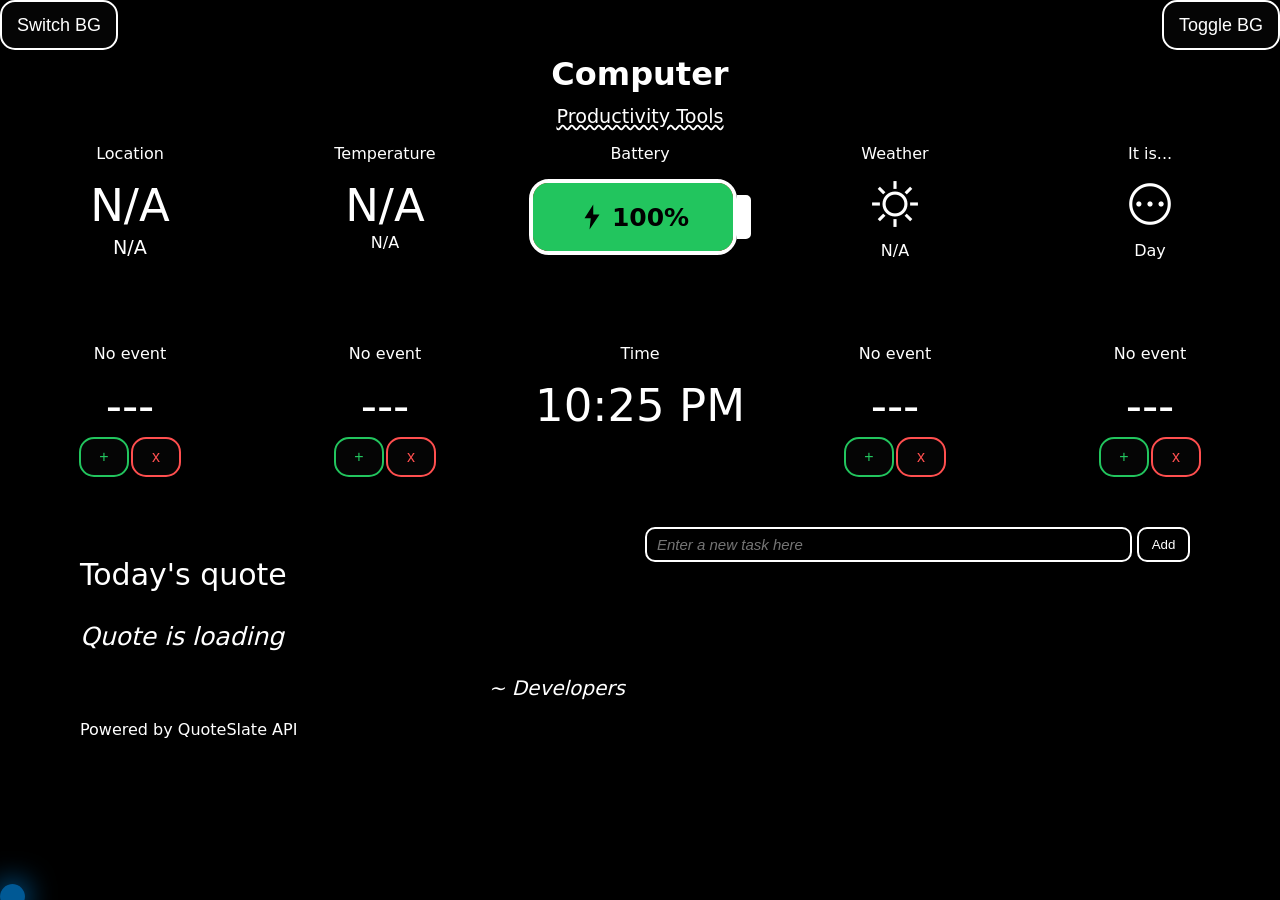
<file: index.html>
<!DOCTYPE html>
    <html lang="en">
    <head>
        <meta charset="UTF-8">
        <meta name="viewport" content="width=device-width, initial-scale=1.0">
        <title>Thingondesk</title>
        <link rel="stylesheet" href="styles.css">
        <link rel="stylesheet" href="https://fonts.googleapis.com/css2?family=Material+Symbols+Outlined" />
    </head>
    <body>
        <!-- From Uiverse.io by SelfMadeSystem --> 
        <div class="container" id="bg"></div>
        <div id="top-buttons">
            <button id="switch-bg">Switch BG</button>
            <button id="turn-off">Toggle BG</button>
        </div>
        <p id="title">Computer</p>
        <div id="nav">
            <a href="/pages/productivity.html" class="link">Productivity Tools</a>
        </div>
        <div id="content">
            <div class="row">
                <div class="widget">
                    <p class="caption">Location</p>
                    <p id="city" class="values">N/A</p>
                    <p id="country">N/A</p>
                </div>
                <div class="widget">
                    <p class="caption">Temperature</p>
                    <p id="temp-c" class="values">N/A</p>
                    <p id="temp-f" class="caption">N/A</p>
                </div>
                <div class="widget">
                    <p class="caption">Battery</p>
                    <div id="battery-wrapper">
                        <div id="battery">
                            <div id="red-battery">
                                <div id="current-battery">
                                </div>
                                <div id="battery-content">
                                    <svg width="30" height="30" viewBox="0 0 24 24" fill="black" id="charging-icon">
                                        <path d="M13 2L6 13H11L10 22L18 10H13V2Z"/>
                                    </svg>
                                    <p id="battery-value" class="value">50%</p>
                                </div>  
                            </div> 
                        </div>
                        <div id="battery-tip"></div>
                    </div>
                </div>
                <div class="widget">
                    <p class="caption">Weather</p>
                    <p id="w-icon" class="values"><span class="material-symbols-outlined" id="weather-icon">sunny</span></p>
                    <p id="weather" class="caption">N/A</p>
                </div>
                <div class="widget">
                    <p class="caption">It is...</p>
                    <p id="t-icon" class="values"><span class="material-symbols-outlined" id="time-icon">pending</span></p>
                    <p id="daynight" class="caption">Day</p>
                </div>
            </div>
            <div class="row">
                <div class="widget">
                    <p class="caption" id="event-name-1">No event</p>
                    <p class="values" id="event-1">---</p>
                    <div class="event-buttons">
                        <button class="caption event-button event-add">+</button>
                        <button class="caption event-button event-remove" id="remove-1">x</button>
                    </div>
                </div>
                <div class="widget">
                    <p class="caption" id="event-name-2">No event</p>
                    <p class="values" id="event-2">---</p>
                    <div class="event-buttons">
                        <button class="caption event-button event-add">+</button>
                        <button class="caption event-button event-remove" id="remove-2">x</button>
                    </div>
                </div>
                <div class="widget">
                    <p class="caption">Time</p>
                    <p class="values" id="clock"></p>
                </div>
                <div class="widget">
                    <p class="caption" id="event-name-3">No event</p>
                    <p class="values" id="event-3">---</p>
                    <div class="event-buttons">
                        <button class="caption event-button event-add">+</button>
                        <button class="caption event-button event-remove" id="remove-3">x</button>
                    </div>
                </div>
                <div class="widget">
                    <p class="caption" id="event-name-4">No event</p>
                    <p class="values" id="event-4">---</p>
                    <div class="event-buttons">
                        <button class="caption event-button event-add">+</button>
                        <button class="caption event-button event-remove" id="remove-4">x</button>
                    </div>
                </div>
            </div>
            <div id="row3">
                <div id="left">
                    <div id="quotes">
                        <p id="quote-title">Today's quote</p>
                        <p id="quote">Quote is loading</p>
                        <p id="author">~ Developers</p>
                        <p id="caption">Powered by QuoteSlate API</p>
                    </div>
                </div>
                <div id="right">
                    <div id="task-inputs">
                        <input type="text" placeholder="Enter a new task here" name="task-name" id="task-name">
                        <button type="submit" id="task-add">Add</button>
                    </div>
                    <div id="tasks">
                    </div>
                </div>
            </div>
        </div>
        <div id="overlay">
            <div id="event-div">
                <div id="buttons">
                    <button id="close">X</button>
                </div>
                <form id="event-form">
                    <label for="name">Enter Event name</label>
                    <input type="text" placeholder="Event name..." id="name" name="name">
                    <label for="date">Enter Date of Event</label>
                    <input type="date" id="date" name="date">
                    <input type="submit" value="Send" id="send-button">
                </form>
            </div>
        </div>
        <div id="block-overlay">Please switch to a larger screen to access this site. <br><br> This site is not intended for small screens! Sorry for any inconvenience caused!</div>
        <div id="mouse-follower"></div>
        <template id="task-template">
            <div class="task">
                <div class="task-left">
                    <input type="checkbox" class="status">
                    <p class="task-title">askjdakjsdhj</p>
                </div>
                <div class="task-right">
                    <button class="task-delete">X</button>
                </div>
            </div>
        </template>
        <script src="script.js"></script>
    </body>
    </html>
</file>
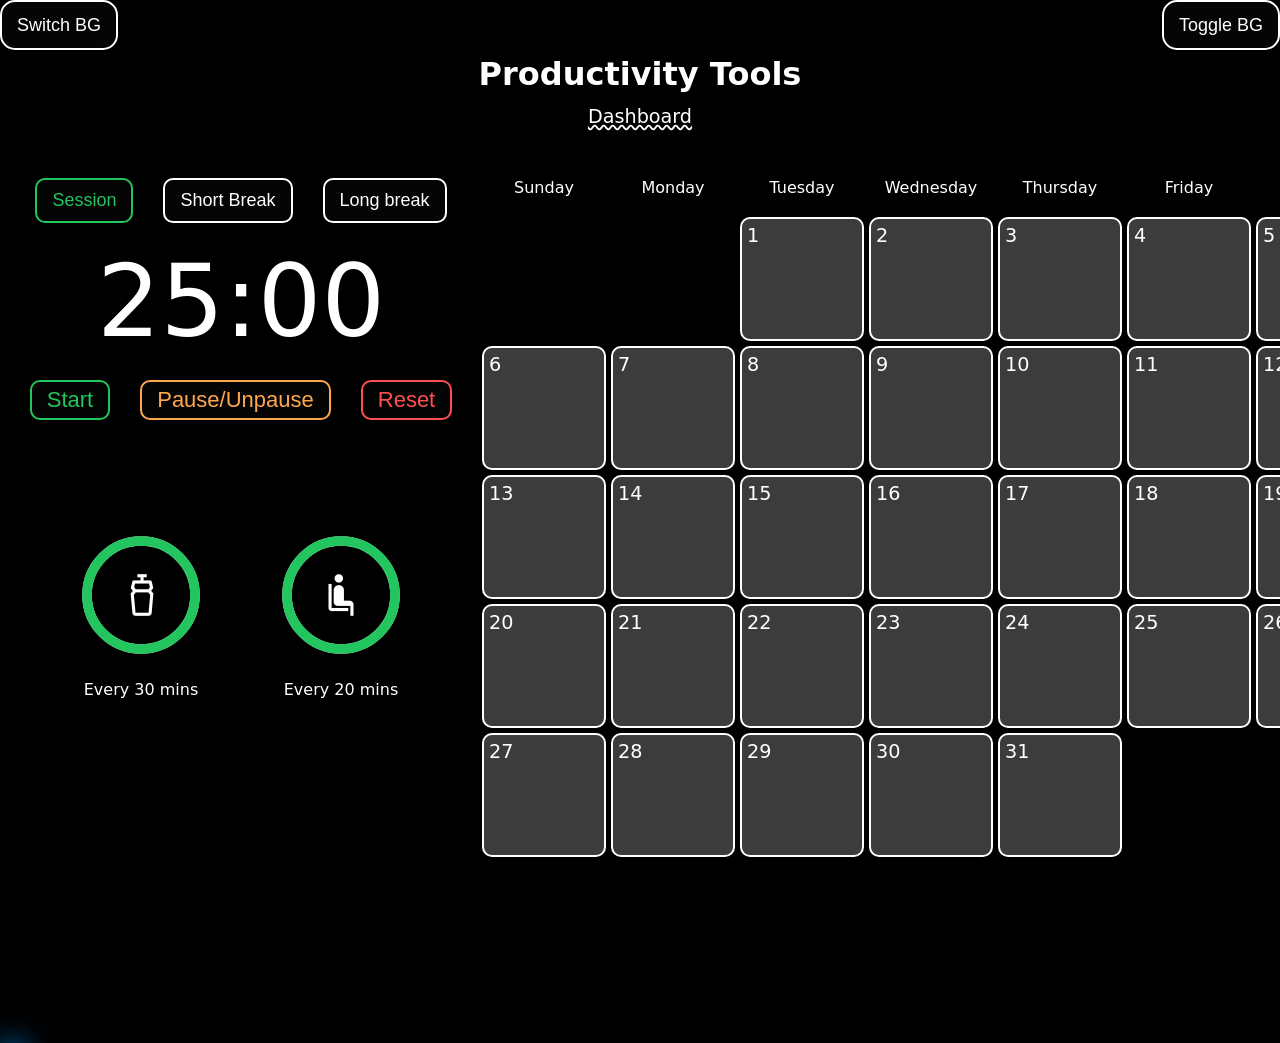
<file: pages/productivity.html>
<!DOCTYPE html>
    <html lang="en">
    <head>
        <meta charset="UTF-8">
        <meta name="viewport" content="width=device-width, initial-scale=1.0">
        <title>Productivity Tools</title>
        <link rel="stylesheet" href="productivity.css">
        <link href="https://fonts.googleapis.com/css2?family=Material+Symbols+Outlined" rel="stylesheet" />
    </head>
    <body>
        <div class="container" id="bg"></div>
        <div id="top-buttons">
            <button id="switch-bg">Switch BG</button>
            <button id="turn-off">Toggle BG</button>
        </div>
        <p id="title">Productivity Tools</p>
        <div id="nav">
            <a href="/index.html" class="link">Dashboard</a>
        </div>
        <div id="content">
            <div class="row" id="row-1">
                <div id="left">
                    <div id="timer-modes">
                        <button id="timer-session" class="small-button focus">Session</button>
                        <button id="timer-sbreak" class="small-button">Short Break</button>
                        <button id="timer-lbreak" class="small-button">Long break</button>
                    </div>
                    <p id="timer">25:00</p>
                    <div id="timer-buttons">
                        <button id="timer-start">Start</button>
                        <button id="timer-stop">Pause/Unpause</button>
                        <button id="timer-reset">Reset</button>
                    </div>
                    <div id="reminders">
                        <div id="water">
                            <div id="water-reminder">
                                <svg width="150" height="150" viewBox="-25 -25 250 250" version="1.1" xmlns="http://www.w3.org/2000/svg" style="transform:rotate(-90deg)">
                                    <circle r="90" cx="100" cy="100" fill="transparent" stroke="#e0e0e0" stroke-width="16px"></circle>
                                    <circle r="90" cx="100" cy="100" stroke="#22c55e" stroke-width="16px" stroke-linecap="round" stroke-dashoffset="0px" fill="transparent" stroke-dasharray="565.48px" id="water-circle"></circle>
                                </svg>
                                <span class="material-symbols-outlined" style="font-size: 50px;">water_bottle</span>
                            </div>
                            <p>Every 30 mins</p>
                        </div>
                        <div id="posture">
                            <div id="posture-reminder">
                                <svg width="150" height="150" viewBox="-25 -25 250 250" version="1.1" xmlns="http://www.w3.org/2000/svg" style="transform:rotate(-90deg)">
                                    <circle r="90" cx="100" cy="100" fill="transparent" stroke="#e0e0e0" stroke-width="16px"></circle>
                                    <circle r="90" cx="100" cy="100" stroke="#22c55e" stroke-width="16px" stroke-linecap="round" stroke-dashoffset="0px" fill="transparent" stroke-dasharray="565.48px" id="posture-circle"></circle>
                                </svg>
                                <span class="material-symbols-outlined" style="font-size: 50px;">airline_seat_recline_normal</span>
                            </div>
                            <p>Every 20 mins</p>
                        </div>
                    </div>
                </div>
                <div id="right">
                    <div id="labels">
                        <p>Sunday</p>
                        <p>Monday</p>
                        <p>Tuesday</p>
                        <p>Wednesday</p>
                        <p>Thursday</p>
                        <p>Friday</p>
                        <p>Saturday</p>
                    </div>
                        <div id="calendar">
                            <div class="date">
                                <p>1</p>
                                <div class="events-container">
                                    <div class="events">
                                    </div>
                                </div>
                            </div>
                            <div class="date">
                                <p>2</p>
                                <div class="events-container">
                                    <div class="events">
                                    </div>
                                </div>
                            </div>
                            <div class="date">
                                <p>3</p>
                                <div class="events-container">
                                    <div class="events">
                                    </div>
                                </div>
                            </div>
                            <div class="date">
                                <p>4</p>
                                <div class="events-container">
                                    <div class="events">
                                    </div>
                                </div>
                            </div>
                            <div class="date">
                                <p>5</p>
                                <div class="events-container">
                                    <div class="events">
                                    </div>
                                </div>
                            </div>
                            <div class="date">
                                <p>6</p>
                                <div class="events-container">
                                    <div class="events">
                                    </div>
                                </div>
                            </div>
                            <div class="date">
                                <p>7</p>
                                <div class="events-container">
                                    <div class="events">
                                    </div>
                                </div>
                            </div>
                            <div class="date">
                                <p>8</p>
                                <div class="events-container">
                                    <div class="events">
                                    </div>
                                </div>
                            </div>
                            <div class="date">
                                <p>9</p>
                                <div class="events-container">
                                    <div class="events">
                                    </div>
                                </div>
                            </div>
                            <div class="date">
                                <p>10</p>
                                <div class="events-container">
                                    <div class="events">
                                    </div>
                                </div>
                            </div>
                            <div class="date">
                                <p>11</p>
                                <div class="events-container">
                                    <div class="events">
                                    </div>
                                </div>
                            </div>
                            <div class="date">
                                <p>12</p>
                                <div class="events-container">
                                    <div class="events">
                                    </div>
                                </div>
                            </div>
                            <div class="date">
                                <p>13</p>
                                <div class="events-container">
                                    <div class="events">
                                    </div>
                                </div>
                            </div>
                            <div class="date">
                                <p>14</p>
                                <div class="events-container">
                                    <div class="events">
                                    </div>
                                </div>
                            </div>
                            <div class="date">
                                <p>15</p>
                                <div class="events-container">
                                    <div class="events">
                                    </div>
                                </div>
                            </div>
                            <div class="date">
                                <p>16</p>
                                <div class="events-container">
                                    <div class="events">
                                    </div>
                                </div>
                            </div>
                            <div class="date">
                                <p>17</p>
                                <div class="events-container">
                                    <div class="events">
                                    </div>
                                </div>
                            </div>
                            <div class="date">
                                <p>18</p>
                                <div class="events-container">
                                    <div class="events">
                                    </div>
                                </div>
                            </div>
                            <div class="date">
                                <p>19</p>
                                <div class="events-container">
                                    <div class="events">
                                    </div>
                                </div>
                            </div>
                            <div class="date">
                                <p>20</p>
                                <div class="events-container">
                                    <div class="events">
                                    </div>
                                </div>
                            </div>
                            <div class="date">
                                <p>21</p>
                                <div class="events-container">
                                    <div class="events">
                                    </div>
                                </div>
                            </div>
                            <div class="date">
                                <p>22</p>
                                <div class="events-container">
                                    <div class="events">
                                    </div>
                                </div>
                            </div>
                            <div class="date">
                                <p>23</p>
                                <div class="events-container">
                                    <div class="events">
                                    </div>
                                </div>
                            </div>
                            <div class="date">
                                <p>24</p>
                                <div class="events-container">
                                    <div class="events">
                                    </div>
                                </div>
                            </div>
                            <div class="date">
                                <p>25</p>
                                <div class="events-container">
                                    <div class="events">
                                    </div>
                                </div>
                            </div>
                            <div class="date">
                                <p>26</p>
                                <div class="events-container">
                                    <div class="events">
                                    </div>
                                </div>
                            </div>
                            <div class="date">
                                <p>27</p>
                                <div class="events-container">
                                    <div class="events">
                                    </div>
                                </div>
                            </div>
                            <div class="date">
                                <p>28</p>
                                <div class="events-container">
                                    <div class="events">
                                    </div>
                                </div>
                            </div>
                            <div class="date" id="date-29">
                                <p>29</p>
                                <div class="events-container">
                                    <div class="events">
                                    </div>
                                </div>
                            </div>
                            <div class="date" id="date-30">
                                <p>30</p>
                                <div class="events-container">
                                    <div class="events">
                                    </div>
                                </div>
                            </div>
                            <div class="date" id="date-31">
                                <p>31</p>
                                <div class="events-container">
                                    <div class="events">
                                    </div>
                                </div>
                            </div>
                        </div>
                </div>
            </div>
        </div>
        <div id="overlay">
            <div id="event-div">
                <div id="buttons">
                    <button id="close">X</button>
                </div>
                <form id="event-form">
                    <label for="name">Enter Event name</label>
                    <input type="text" placeholder="Event name..." id="event-name" name="name" maxlength="26">
                    <label for="color">Choose event color</label>
                    <input type="color" id="event-color" name="color" value="#ff0000">
                    <input type="submit" value="Send" id="send-button">
                </form>
            </div>
        </div>
        <div id="e-overlay">
            <div id="edit-event">
                <div id="close-buttons">
                    <button id="edit-close">X</button>
                </div>
                <div id="eventInfo">
                    <textarea id="name" maxlength="26">Placeholder text</textarea>
                    <input type="color" id="color" name="color">
                </div>
                <p id="descp">Event Description:</p>
                <textarea id="eventDesc"></textarea>
                <div id="save-buttons">
                    <button id="edit-save">Save Changes</button>
                    <button id="edit-delete">Delete</button>
                </div>
            </div>
        </div>
        <div id="block-overlay">Please switch to a larger screen to access this site. <br><br> This site is not intended for small screens! Sorry for any inconvenience caused!</div>
        <div id="mouse-follower"></div>
        <template id="template">
            <div class="date-empty"></div>
        </template>
        <template id="event-template">
            <div class="event"></div>
        </template> 
        <script src="productivity.js"></script>
    </body>
    </html>
</file>
<file: styles.css>
body {
    background-color: black;
    color: white;
    margin: 0px;
    overflow: hidden;
    font-family: system-ui, -apple-system, BlinkMacSystemFont, 'Segoe UI', Roboto, Oxygen, Ubuntu, Cantarell, 'Open Sans', 'Helvetica Neue', sans-serif;
}
#title {
    text-align: center;
    font-size: xx-large;
    font-weight: bold;
    margin-top: 5px;
}
.row {
    display: flex;
    flex-direction: row;
    justify-content: space-evenly;
}
.widget {
    display: flex;
    flex-direction: column;
    align-items: center;
    text-align: center;
    margin: 0px;
    width: 250px
}
.caption {
    font-size: medium;
}
#country {
    font-size: larger;
}
.values {
    font-size: 45px;
    margin-bottom: -15px;
    margin-top: 0px;
}
#weather-icon{
    font-size: 50px;
}
#time-icon {
    font-size: 50px;
}
#content {
    display: flex;
    flex-direction: column;
    justify-content: start;
    gap: 50px;
}
#event-countdown {
    margin-bottom: 5px !important;
}
.event-add {
    background-color: rgba(255, 255, 255, 0.02);
    backdrop-filter: blur(5px);
    border: 2px solid rgb(34, 197, 94);
    color: rgb(34, 197, 94);
    border-radius: 15px;
    width: 50px;
    height: 40px;
    padding: 2px;
}
.event-remove {
    background-color: rgba(255, 255, 255, 0.02);
    backdrop-filter: blur(5px);
    color: rgb(255, 79, 79);
    border: 2px solid rgb(255, 79, 79);
}
.event-button {
    border-radius: 15px;
    width: 50px;
    height: 40px;
    padding: 2px;
}
.event-buttons {
    margin-top: 20px;
    display: flex;
    gap: 2px;
}
#event-div {
    position: absolute;
    top: 50%;
    left: 50%;
    transform: translate(-50%, -50%);
    z-index: 5;
    border: 2px solid white;
    border-radius: 20px;
    background-color: rgba(255, 255, 255, 0.02);
    backdrop-filter: blur(5px);
}
#event-form {
    display: flex;
    flex-direction: column;
    gap: 20px;
    width: 250px;
    margin: 25px 75px 50px 75px;
}
#close {
    background-color: rgb(255, 79, 79);
    border-radius: 100%;
    padding: auto;
    border: none;
    width: 30px;
    height: 30px;
    text-align: center;
    color: white;
}
#buttons {
    display: flex;
    flex-direction: row;
    justify-content: end;
    cursor: move;
}
#event-form input {
    padding: 7px;
    border-radius: 4px;
    margin: 0px;
    border: 2px solid white;
    color: white;
    border-radius: 10px;
    font-family: system-ui, -apple-system, BlinkMacSystemFont, 'Segoe UI', Roboto, Oxygen, Ubuntu, Cantarell, 'Open Sans', 'Helvetica Neue', sans-serif;
    background-color: rgba(255, 255, 255, 0);
}
#event-form input[type="date"]::-webkit-calendar-picker-indicator {
    filter: invert(1);
    cursor: pointer;
}
#event-form input:focus {
    outline: none;
}
#event-form input::placeholder {
    color: white;
}
#event-form label {
    margin: 0px;
}
#battery {
    /*padding-left: 10px;
    padding-right: 10px;
    padding-top: 5px;
    padding-bottom: 5px;*/
    background-color: black;
    width: 200px;
    height: 68px;
    border-radius: 20px;
    display: flex;
    justify-content: center;
    align-items: center;
    border: 4px solid white;
}
#red-battery {
    background-color: rgb(251, 63, 63);
    width: 100%;
    height: 100%;
    border-radius: 15px;
    position: relative;
}
#current-battery {
    height: 100%;
    width: 100%;
    border-radius: 15px;
    background-color: rgb(34, 197, 94);
    color: black;
    font-weight: bold;
    font-size: 25px;
}
#battery-content {
    position: absolute;
    inset: 0;
    display: flex;
    justify-content: center;
    align-items: center;
    gap: 5px;
    color: black;
    font-weight: bold;
    font-size: 25px;
    z-index: 2;
}
#battery-wrapper {
    display: flex;
    flex-direction: row;
    justify-content: center;
    align-items: center;
    gap: -10px;
}
#battery-tip {
    border-top-right-radius: 5px;
    border-bottom-right-radius: 5px;
    border: 2px solid white;
    background-color: white;
    height: 40px;
    width: 10px;
    margin-left: 0px;
}
#overlay {
    position: fixed;
    inset: 0;
    z-index: 100;
}
#row3{
    display: flex;
    flex-direction: row;
    gap: 20px;
    width: 100%;
    height: 300px;
}
#left {
    width: 50%;
    height: 100%;
    padding-left: 80px;
}
#right {
    width: 50%;
    height: 100%;
    padding-right: 10px;
    overflow-y: scroll;
    scrollbar-color: white rgba(255, 255, 255, 0);
    margin-right: 80px;
}
#quote-title {
    font-size: 30px;
}
#quote {
    font-style: italic;
    font-size: 25px;
}
#author {
    text-align: right;
    font-size: 20px;
    font-style: italic;
}
#task-inputs {
    display: flex;
    gap: 5px;
    margin-right: 0px;
}
#task-name {
    width: 90%;
    height: auto;
    padding-top: 7px;
    padding-bottom: 7px;
    padding-left: 10px;
    padding-right: 10px;
    background-color: black;
    border: 2px solid white;
    color: white;
    border-radius: 10px;
    font-size: 15px;
}
#task-name::placeholder {
    font-style: italic;
}
#task-name:hover {
    border: 2px solid white;
}
#task-name:focus {
    border: 2px solid white;
    outline: none;
}
#task-add {
    background-color: black;
    color: white;
    width: 10%;
    text-align: center;
    padding-bottom: 7px;
    padding-top: 7px;
    padding-left: 10px;
    padding-right: 10px;
    border: 2px solid white;
    border-radius: 10px;
}
@media (max-width: 1000px) {
    #task-add {
        padding-left: 0px;
        font-size: 10px;
        padding-right: 0px;
    }
}
#tasks {
    display: flex;
    flex-direction: column;
    margin-top: 10px;
    margin-right: 0px;
    gap: 10px;
}
.task {
    display: flex;
    justify-content: space-between;
    align-items: center;
    font-size: 20px;
    border: 2px solid white;
    padding-bottom: 7px;
    padding-top: 7px;
    padding-left: 10px;
    padding-right: 10px;
    border-radius: 10px;
}
.task-left {
    display: flex;
    flex-direction: row;
    gap: 10px;
    align-items: center;
}
.task-right {
    margin-top: 0px;
    padding-top: 0px;
    display: flex;
    align-items: center;
    padding: 2px;
}
.task-left input {
    margin: 0px;
}
.task-left input:checked + .task-title {
    text-decoration: line-through;
    opacity: 0.7;
}
.task-title{
    margin: 0px;
}
.task-delete {
    color: rgb(255, 79, 79);
    background-color: black;
    border: 2px solid rgb(255, 79, 79);
    border-radius: 5px;
}
#mouse-follower {
    background-color: rgba(0, 153, 255, 0.583);
    backdrop-filter: blur(5px);
    box-shadow: 0px 0px 30px #09f ;
    width: 25px;
    height: 25px;
    border-radius: 100%;
    z-index: -1;
    aspect-ratio: 1;
    /*
    left: 50%;
    top: 50%;
    transform: translate(-50%, -50%);*/
    position: fixed;
    animation: hover 0.5s;
    animation: hover 1.5s infinite;
    transform-origin: center;
}
@keyframes hover {
    0% {
        transform: scale(0.75);
    }
    50% {
        transform: scale(1.25);
    }
    100% {
        transform: scale(0.75);
    }
}
/* From Uiverse.io by SelfMadeSystem */ 
/*
More comprehensive version at shenanigans.shoghisimon.ca/collection/css-rain-bg/
 */

.container::after {
  content: "";
  position: absolute;
  inset: 0;
  z-index: 1;
  background-image: radial-gradient(
    ellipse 1.5px 2px at 1.5px 50%,
    #0000 0,
    #0000 90%,
    #000 100%
  );
  background-size: 25px 8px;
}

.container {
  position: fixed;
  width: 100vw;
  height: 100vh;
  z-index: -4;
  --c: #09f;
  background-color: #000;
  background-image: radial-gradient(4px 100px at 0px 235px, var(--c), #0000),
    radial-gradient(4px 100px at 300px 235px, var(--c), #0000),
    radial-gradient(1.5px 1.5px at 150px 117.5px, var(--c) 100%, #0000 150%),
    radial-gradient(4px 100px at 0px 252px, var(--c), #0000),
    radial-gradient(4px 100px at 300px 252px, var(--c), #0000),
    radial-gradient(1.5px 1.5px at 150px 126px, var(--c) 100%, #0000 150%),
    radial-gradient(4px 100px at 0px 150px, var(--c), #0000),
    radial-gradient(4px 100px at 300px 150px, var(--c), #0000),
    radial-gradient(1.5px 1.5px at 150px 75px, var(--c) 100%, #0000 150%),
    radial-gradient(4px 100px at 0px 253px, var(--c), #0000),
    radial-gradient(4px 100px at 300px 253px, var(--c), #0000),
    radial-gradient(1.5px 1.5px at 150px 126.5px, var(--c) 100%, #0000 150%),
    radial-gradient(4px 100px at 0px 204px, var(--c), #0000),
    radial-gradient(4px 100px at 300px 204px, var(--c), #0000),
    radial-gradient(1.5px 1.5px at 150px 102px, var(--c) 100%, #0000 150%),
    radial-gradient(4px 100px at 0px 134px, var(--c), #0000),
    radial-gradient(4px 100px at 300px 134px, var(--c), #0000),
    radial-gradient(1.5px 1.5px at 150px 67px, var(--c) 100%, #0000 150%),
    radial-gradient(4px 100px at 0px 179px, var(--c), #0000),
    radial-gradient(4px 100px at 300px 179px, var(--c), #0000),
    radial-gradient(1.5px 1.5px at 150px 89.5px, var(--c) 100%, #0000 150%),
    radial-gradient(4px 100px at 0px 299px, var(--c), #0000),
    radial-gradient(4px 100px at 300px 299px, var(--c), #0000),
    radial-gradient(1.5px 1.5px at 150px 149.5px, var(--c) 100%, #0000 150%),
    radial-gradient(4px 100px at 0px 215px, var(--c), #0000),
    radial-gradient(4px 100px at 300px 215px, var(--c), #0000),
    radial-gradient(1.5px 1.5px at 150px 107.5px, var(--c) 100%, #0000 150%),
    radial-gradient(4px 100px at 0px 281px, var(--c), #0000),
    radial-gradient(4px 100px at 300px 281px, var(--c), #0000),
    radial-gradient(1.5px 1.5px at 150px 140.5px, var(--c) 100%, #0000 150%),
    radial-gradient(4px 100px at 0px 158px, var(--c), #0000),
    radial-gradient(4px 100px at 300px 158px, var(--c), #0000),
    radial-gradient(1.5px 1.5px at 150px 79px, var(--c) 100%, #0000 150%),
    radial-gradient(4px 100px at 0px 210px, var(--c), #0000),
    radial-gradient(4px 100px at 300px 210px, var(--c), #0000),
    radial-gradient(1.5px 1.5px at 150px 105px, var(--c) 100%, #0000 150%);
  background-size:
    300px 235px,
    300px 235px,
    300px 235px,
    300px 252px,
    300px 252px,
    300px 252px,
    300px 150px,
    300px 150px,
    300px 150px,
    300px 253px,
    300px 253px,
    300px 253px,
    300px 204px,
    300px 204px,
    300px 204px,
    300px 134px,
    300px 134px,
    300px 134px,
    300px 179px,
    300px 179px,
    300px 179px,
    300px 299px,
    300px 299px,
    300px 299px,
    300px 215px,
    300px 215px,
    300px 215px,
    300px 281px,
    300px 281px,
    300px 281px,
    300px 158px,
    300px 158px,
    300px 158px,
    300px 210px,
    300px 210px,
    300px 210px;
  animation: hi 150s linear infinite;
}

@keyframes hi {
  0% {
    background-position:
      0px 220px,
      3px 220px,
      151.5px 337.5px,
      25px 24px,
      28px 24px,
      176.5px 150px,
      50px 16px,
      53px 16px,
      201.5px 91px,
      75px 224px,
      78px 224px,
      226.5px 350.5px,
      100px 19px,
      103px 19px,
      251.5px 121px,
      125px 120px,
      128px 120px,
      276.5px 187px,
      150px 31px,
      153px 31px,
      301.5px 120.5px,
      175px 235px,
      178px 235px,
      326.5px 384.5px,
      200px 121px,
      203px 121px,
      351.5px 228.5px,
      225px 224px,
      228px 224px,
      376.5px 364.5px,
      250px 26px,
      253px 26px,
      401.5px 105px,
      275px 75px,
      278px 75px,
      426.5px 180px;
  }

  to {
    background-position:
      0px 6800px,
      3px 6800px,
      151.5px 6917.5px,
      25px 13632px,
      28px 13632px,
      176.5px 13758px,
      50px 5416px,
      53px 5416px,
      201.5px 5491px,
      75px 17175px,
      78px 17175px,
      226.5px 17301.5px,
      100px 5119px,
      103px 5119px,
      251.5px 5221px,
      125px 8428px,
      128px 8428px,
      276.5px 8495px,
      150px 9876px,
      153px 9876px,
      301.5px 9965.5px,
      175px 13391px,
      178px 13391px,
      326.5px 13540.5px,
      200px 14741px,
      203px 14741px,
      351.5px 14848.5px,
      225px 18770px,
      228px 18770px,
      376.5px 18910.5px,
      250px 5082px,
      253px 5082px,
      401.5px 5161px,
      275px 6375px,
      278px 6375px,
      426.5px 6480px;
  }
}

/* From Uiverse.io by marsella_3472 */ 
/*
More comprehensive version at shenanigans.shoghisimon.ca/collection/css
 */

/* From Uiverse.io by SelfMadeSystem */ 
/*
More comprehensive version at shenanigans.shoghisimon.ca/collection/css-rain-bg/
 */

.container-2::after {
  content: "";
  position: absolute;
  inset: 0;
  z-index: -4;
  backdrop-filter: blur(1em) brightness(6);
  background-image: radial-gradient(
    circle at 50% 50%,
    #0000 0,
    #0000 2px,
    hsl(0 0 4%) 2px
  );
  background-size: 8px 8px;
}

.container-2 {
  position: fixed;
  inset: 0;
  width: 100vw;
  height: 100vh;
  z-index: -4;
  --c: #09f;
  background-color: #000;
  background-image: radial-gradient(4px 100px at 0px 235px, var(--c), #0000),
    radial-gradient(4px 100px at 300px 235px, var(--c), #0000),
    radial-gradient(1.5px 1.5px at 150px 117.5px, var(--c) 100%, #0000 150%),
    radial-gradient(4px 100px at 0px 252px, var(--c), #0000),
    radial-gradient(4px 100px at 300px 252px, var(--c), #0000),
    radial-gradient(1.5px 1.5px at 150px 126px, var(--c) 100%, #0000 150%),
    radial-gradient(4px 100px at 0px 150px, var(--c), #0000),
    radial-gradient(4px 100px at 300px 150px, var(--c), #0000),
    radial-gradient(1.5px 1.5px at 150px 75px, var(--c) 100%, #0000 150%),
    radial-gradient(4px 100px at 0px 253px, var(--c), #0000),
    radial-gradient(4px 100px at 300px 253px, var(--c), #0000),
    radial-gradient(1.5px 1.5px at 150px 126.5px, var(--c) 100%, #0000 150%),
    radial-gradient(4px 100px at 0px 204px, var(--c), #0000),
    radial-gradient(4px 100px at 300px 204px, var(--c), #0000),
    radial-gradient(1.5px 1.5px at 150px 102px, var(--c) 100%, #0000 150%),
    radial-gradient(4px 100px at 0px 134px, var(--c), #0000),
    radial-gradient(4px 100px at 300px 134px, var(--c), #0000),
    radial-gradient(1.5px 1.5px at 150px 67px, var(--c) 100%, #0000 150%),
    radial-gradient(4px 100px at 0px 179px, var(--c), #0000),
    radial-gradient(4px 100px at 300px 179px, var(--c), #0000),
    radial-gradient(1.5px 1.5px at 150px 89.5px, var(--c) 100%, #0000 150%),
    radial-gradient(4px 100px at 0px 299px, var(--c), #0000),
    radial-gradient(4px 100px at 300px 299px, var(--c), #0000),
    radial-gradient(1.5px 1.5px at 150px 149.5px, var(--c) 100%, #0000 150%),
    radial-gradient(4px 100px at 0px 215px, var(--c), #0000),
    radial-gradient(4px 100px at 300px 215px, var(--c), #0000),
    radial-gradient(1.5px 1.5px at 150px 107.5px, var(--c) 100%, #0000 150%),
    radial-gradient(4px 100px at 0px 281px, var(--c), #0000),
    radial-gradient(4px 100px at 300px 281px, var(--c), #0000),
    radial-gradient(1.5px 1.5px at 150px 140.5px, var(--c) 100%, #0000 150%),
    radial-gradient(4px 100px at 0px 158px, var(--c), #0000),
    radial-gradient(4px 100px at 300px 158px, var(--c), #0000),
    radial-gradient(1.5px 1.5px at 150px 79px, var(--c) 100%, #0000 150%),
    radial-gradient(4px 100px at 0px 210px, var(--c), #0000),
    radial-gradient(4px 100px at 300px 210px, var(--c), #0000),
    radial-gradient(1.5px 1.5px at 150px 105px, var(--c) 100%, #0000 150%);
  background-size:
    300px 235px,
    300px 235px,
    300px 235px,
    300px 252px,
    300px 252px,
    300px 252px,
    300px 150px,
    300px 150px,
    300px 150px,
    300px 253px,
    300px 253px,
    300px 253px,
    300px 204px,
    300px 204px,
    300px 204px,
    300px 134px,
    300px 134px,
    300px 134px,
    300px 179px,
    300px 179px,
    300px 179px,
    300px 299px,
    300px 299px,
    300px 299px,
    300px 215px,
    300px 215px,
    300px 215px,
    300px 281px,
    300px 281px,
    300px 281px,
    300px 158px,
    300px 158px,
    300px 158px,
    300px 210px,
    300px 210px,
    300px 210px;
  animation: hi-2 150s linear infinite;
}

@keyframes hi-2 {
  0% {
    background-position:
      0px 220px,
      3px 220px,
      151.5px 337.5px,
      25px 24px,
      28px 24px,
      176.5px 150px,
      50px 16px,
      53px 16px,
      201.5px 91px,
      75px 224px,
      78px 224px,
      226.5px 350.5px,
      100px 19px,
      103px 19px,
      251.5px 121px,
      125px 120px,
      128px 120px,
      276.5px 187px,
      150px 31px,
      153px 31px,
      301.5px 120.5px,
      175px 235px,
      178px 235px,
      326.5px 384.5px,
      200px 121px,
      203px 121px,
      351.5px 228.5px,
      225px 224px,
      228px 224px,
      376.5px 364.5px,
      250px 26px,
      253px 26px,
      401.5px 105px,
      275px 75px,
      278px 75px,
      426.5px 180px;
  }

  to {
    background-position:
      0px 6800px,
      3px 6800px,
      151.5px 6917.5px,
      25px 13632px,
      28px 13632px,
      176.5px 13758px,
      50px 5416px,
      53px 5416px,
      201.5px 5491px,
      75px 17175px,
      78px 17175px,
      226.5px 17301.5px,
      100px 5119px,
      103px 5119px,
      251.5px 5221px,
      125px 8428px,
      128px 8428px,
      276.5px 8495px,
      150px 9876px,
      153px 9876px,
      301.5px 9965.5px,
      175px 13391px,
      178px 13391px,
      326.5px 13540.5px,
      200px 14741px,
      203px 14741px,
      351.5px 14848.5px,
      225px 18770px,
      228px 18770px,
      376.5px 18910.5px,
      250px 5082px,
      253px 5082px,
      401.5px 5161px,
      275px 6375px,
      278px 6375px,
      426.5px 6480px;
  }
}

#switch-bg {
    position: relative;
    z-index: 50;
    width: auto;
    height: 50px;
    background-color: rgba(255, 255, 255, 0.02);
    backdrop-filter: blur(5px);
    padding-left: 15px;
    padding-right: 15px;
    padding-top: 5px;
    padding-bottom: 5px;
    font-size: large;
    color: white;
    border: 2px solid white;
    border-radius: 15px;
}
#turn-off{
    position: relative;
    z-index: 50;
    width: auto;
    height: 50px;
    background-color: rgba(255, 255, 255, 0.02);
    backdrop-filter: blur(5px);
    padding-left: 15px;
    padding-right: 15px;
    padding-top: 5px;
    padding-bottom: 5px;
    font-size: large;
    color: white;
    border: 2px solid white;
    border-radius: 15px;
}
#top-buttons {
    display: flex;
    flex-direction: row;
    gap: 10px;
    width: auto;
    justify-content: space-between;
}
.link {
    text-align: center;
    font-size: larger;
    color: white;
    text-decoration: underline wavy;
    margin-top: -20px;
}
#nav {
    display: flex;
    justify-content: center;
    align-items: center;
}
#block-overlay {
    visibility: hidden;
    box-sizing: border-box;
}
@media (max-width: 1024px) {
    #block-overlay {
        visibility: visible;
        display: block;
        position: fixed;
        inset: 0;
        z-index: 9999;
        background-color: blue;
        text-align: center;
        font-size: smaller;
        font-weight: bold;
        max-width: 100%;
        display: flex;
        justify-content: center;
        align-items: center;
        height: 100vh;
    }
    html, body {
        overflow: hidden;
        width: 100%;
        height: 100%;
    }
}
</file>
<file: pages/productivity.css>
:root {
  --event-bg-color: rgb(255, 79, 79);
}

body {
  background-color: black;
  color: white;
  margin: 0px;
  overflow-x: hidden;
  overflow-y: scroll;
  font-family: system-ui, -apple-system, BlinkMacSystemFont, 'Segoe UI', Roboto, Oxygen, Ubuntu, Cantarell, 'Open Sans', 'Helvetica Neue', sans-serif;
}

body::-webkit-scrollbar-track {
  background-color: transparent;
}

body ::-webkit-scrollbar-thumb {
  background-color: white;
}

#title {
  text-align: center;
  font-size: xx-large;
  font-weight: bold;
  margin-top: 5px;
}

.link {
  text-align: center;
  font-size: larger;
  color: white;
  text-decoration: underline wavy;
  margin-top: -20px;
}

#nav {
  display: flex;
  justify-content: center;
  align-items: center;
}

/* From Uiverse.io by SelfMadeSystem */
/*
More comprehensive version at shenanigans.shoghisimon.ca/collection/css-rain-bg/
 */

.container::after {
  content: "";
  position: absolute;
  inset: 0;
  z-index: 1;
  background-image: radial-gradient(ellipse 1.5px 2px at 1.5px 50%,
      #0000 0,
      #0000 90%,
      #000 100%);
  background-size: 25px 8px;
}

.container {
  position: fixed;
  width: 100vw;
  height: 100vh;
  z-index: -4;
  --c: #09f;
  background-color: #000;
  background-image: radial-gradient(4px 100px at 0px 235px, var(--c), #0000),
    radial-gradient(4px 100px at 300px 235px, var(--c), #0000),
    radial-gradient(1.5px 1.5px at 150px 117.5px, var(--c) 100%, #0000 150%),
    radial-gradient(4px 100px at 0px 252px, var(--c), #0000),
    radial-gradient(4px 100px at 300px 252px, var(--c), #0000),
    radial-gradient(1.5px 1.5px at 150px 126px, var(--c) 100%, #0000 150%),
    radial-gradient(4px 100px at 0px 150px, var(--c), #0000),
    radial-gradient(4px 100px at 300px 150px, var(--c), #0000),
    radial-gradient(1.5px 1.5px at 150px 75px, var(--c) 100%, #0000 150%),
    radial-gradient(4px 100px at 0px 253px, var(--c), #0000),
    radial-gradient(4px 100px at 300px 253px, var(--c), #0000),
    radial-gradient(1.5px 1.5px at 150px 126.5px, var(--c) 100%, #0000 150%),
    radial-gradient(4px 100px at 0px 204px, var(--c), #0000),
    radial-gradient(4px 100px at 300px 204px, var(--c), #0000),
    radial-gradient(1.5px 1.5px at 150px 102px, var(--c) 100%, #0000 150%),
    radial-gradient(4px 100px at 0px 134px, var(--c), #0000),
    radial-gradient(4px 100px at 300px 134px, var(--c), #0000),
    radial-gradient(1.5px 1.5px at 150px 67px, var(--c) 100%, #0000 150%),
    radial-gradient(4px 100px at 0px 179px, var(--c), #0000),
    radial-gradient(4px 100px at 300px 179px, var(--c), #0000),
    radial-gradient(1.5px 1.5px at 150px 89.5px, var(--c) 100%, #0000 150%),
    radial-gradient(4px 100px at 0px 299px, var(--c), #0000),
    radial-gradient(4px 100px at 300px 299px, var(--c), #0000),
    radial-gradient(1.5px 1.5px at 150px 149.5px, var(--c) 100%, #0000 150%),
    radial-gradient(4px 100px at 0px 215px, var(--c), #0000),
    radial-gradient(4px 100px at 300px 215px, var(--c), #0000),
    radial-gradient(1.5px 1.5px at 150px 107.5px, var(--c) 100%, #0000 150%),
    radial-gradient(4px 100px at 0px 281px, var(--c), #0000),
    radial-gradient(4px 100px at 300px 281px, var(--c), #0000),
    radial-gradient(1.5px 1.5px at 150px 140.5px, var(--c) 100%, #0000 150%),
    radial-gradient(4px 100px at 0px 158px, var(--c), #0000),
    radial-gradient(4px 100px at 300px 158px, var(--c), #0000),
    radial-gradient(1.5px 1.5px at 150px 79px, var(--c) 100%, #0000 150%),
    radial-gradient(4px 100px at 0px 210px, var(--c), #0000),
    radial-gradient(4px 100px at 300px 210px, var(--c), #0000),
    radial-gradient(1.5px 1.5px at 150px 105px, var(--c) 100%, #0000 150%);
  background-size:
    300px 235px,
    300px 235px,
    300px 235px,
    300px 252px,
    300px 252px,
    300px 252px,
    300px 150px,
    300px 150px,
    300px 150px,
    300px 253px,
    300px 253px,
    300px 253px,
    300px 204px,
    300px 204px,
    300px 204px,
    300px 134px,
    300px 134px,
    300px 134px,
    300px 179px,
    300px 179px,
    300px 179px,
    300px 299px,
    300px 299px,
    300px 299px,
    300px 215px,
    300px 215px,
    300px 215px,
    300px 281px,
    300px 281px,
    300px 281px,
    300px 158px,
    300px 158px,
    300px 158px,
    300px 210px,
    300px 210px,
    300px 210px;
  animation: hi 150s linear infinite;
}

@keyframes hi {
  0% {
    background-position:
      0px 220px,
      3px 220px,
      151.5px 337.5px,
      25px 24px,
      28px 24px,
      176.5px 150px,
      50px 16px,
      53px 16px,
      201.5px 91px,
      75px 224px,
      78px 224px,
      226.5px 350.5px,
      100px 19px,
      103px 19px,
      251.5px 121px,
      125px 120px,
      128px 120px,
      276.5px 187px,
      150px 31px,
      153px 31px,
      301.5px 120.5px,
      175px 235px,
      178px 235px,
      326.5px 384.5px,
      200px 121px,
      203px 121px,
      351.5px 228.5px,
      225px 224px,
      228px 224px,
      376.5px 364.5px,
      250px 26px,
      253px 26px,
      401.5px 105px,
      275px 75px,
      278px 75px,
      426.5px 180px;
  }

  to {
    background-position:
      0px 6800px,
      3px 6800px,
      151.5px 6917.5px,
      25px 13632px,
      28px 13632px,
      176.5px 13758px,
      50px 5416px,
      53px 5416px,
      201.5px 5491px,
      75px 17175px,
      78px 17175px,
      226.5px 17301.5px,
      100px 5119px,
      103px 5119px,
      251.5px 5221px,
      125px 8428px,
      128px 8428px,
      276.5px 8495px,
      150px 9876px,
      153px 9876px,
      301.5px 9965.5px,
      175px 13391px,
      178px 13391px,
      326.5px 13540.5px,
      200px 14741px,
      203px 14741px,
      351.5px 14848.5px,
      225px 18770px,
      228px 18770px,
      376.5px 18910.5px,
      250px 5082px,
      253px 5082px,
      401.5px 5161px,
      275px 6375px,
      278px 6375px,
      426.5px 6480px;
  }
}

/* From Uiverse.io by marsella_3472 */
/*
More comprehensive version at shenanigans.shoghisimon.ca/collection/css
 */

/* From Uiverse.io by SelfMadeSystem */
/*
More comprehensive version at shenanigans.shoghisimon.ca/collection/css-rain-bg/
 */

.container-2::after {
  content: "";
  position: absolute;
  inset: 0;
  z-index: -4;
  backdrop-filter: blur(1em) brightness(6);
  background-image: radial-gradient(circle at 50% 50%,
      #0000 0,
      #0000 2px,
      hsl(0 0 4%) 2px);
  background-size: 8px 8px;
}

.container-2 {
  position: fixed;
  inset: 0;
  width: 100vw;
  height: 100vh;
  z-index: -4;
  --c: #09f;
  background-color: #000;
  background-image: radial-gradient(4px 100px at 0px 235px, var(--c), #0000),
    radial-gradient(4px 100px at 300px 235px, var(--c), #0000),
    radial-gradient(1.5px 1.5px at 150px 117.5px, var(--c) 100%, #0000 150%),
    radial-gradient(4px 100px at 0px 252px, var(--c), #0000),
    radial-gradient(4px 100px at 300px 252px, var(--c), #0000),
    radial-gradient(1.5px 1.5px at 150px 126px, var(--c) 100%, #0000 150%),
    radial-gradient(4px 100px at 0px 150px, var(--c), #0000),
    radial-gradient(4px 100px at 300px 150px, var(--c), #0000),
    radial-gradient(1.5px 1.5px at 150px 75px, var(--c) 100%, #0000 150%),
    radial-gradient(4px 100px at 0px 253px, var(--c), #0000),
    radial-gradient(4px 100px at 300px 253px, var(--c), #0000),
    radial-gradient(1.5px 1.5px at 150px 126.5px, var(--c) 100%, #0000 150%),
    radial-gradient(4px 100px at 0px 204px, var(--c), #0000),
    radial-gradient(4px 100px at 300px 204px, var(--c), #0000),
    radial-gradient(1.5px 1.5px at 150px 102px, var(--c) 100%, #0000 150%),
    radial-gradient(4px 100px at 0px 134px, var(--c), #0000),
    radial-gradient(4px 100px at 300px 134px, var(--c), #0000),
    radial-gradient(1.5px 1.5px at 150px 67px, var(--c) 100%, #0000 150%),
    radial-gradient(4px 100px at 0px 179px, var(--c), #0000),
    radial-gradient(4px 100px at 300px 179px, var(--c), #0000),
    radial-gradient(1.5px 1.5px at 150px 89.5px, var(--c) 100%, #0000 150%),
    radial-gradient(4px 100px at 0px 299px, var(--c), #0000),
    radial-gradient(4px 100px at 300px 299px, var(--c), #0000),
    radial-gradient(1.5px 1.5px at 150px 149.5px, var(--c) 100%, #0000 150%),
    radial-gradient(4px 100px at 0px 215px, var(--c), #0000),
    radial-gradient(4px 100px at 300px 215px, var(--c), #0000),
    radial-gradient(1.5px 1.5px at 150px 107.5px, var(--c) 100%, #0000 150%),
    radial-gradient(4px 100px at 0px 281px, var(--c), #0000),
    radial-gradient(4px 100px at 300px 281px, var(--c), #0000),
    radial-gradient(1.5px 1.5px at 150px 140.5px, var(--c) 100%, #0000 150%),
    radial-gradient(4px 100px at 0px 158px, var(--c), #0000),
    radial-gradient(4px 100px at 300px 158px, var(--c), #0000),
    radial-gradient(1.5px 1.5px at 150px 79px, var(--c) 100%, #0000 150%),
    radial-gradient(4px 100px at 0px 210px, var(--c), #0000),
    radial-gradient(4px 100px at 300px 210px, var(--c), #0000),
    radial-gradient(1.5px 1.5px at 150px 105px, var(--c) 100%, #0000 150%);
  background-size:
    300px 235px,
    300px 235px,
    300px 235px,
    300px 252px,
    300px 252px,
    300px 252px,
    300px 150px,
    300px 150px,
    300px 150px,
    300px 253px,
    300px 253px,
    300px 253px,
    300px 204px,
    300px 204px,
    300px 204px,
    300px 134px,
    300px 134px,
    300px 134px,
    300px 179px,
    300px 179px,
    300px 179px,
    300px 299px,
    300px 299px,
    300px 299px,
    300px 215px,
    300px 215px,
    300px 215px,
    300px 281px,
    300px 281px,
    300px 281px,
    300px 158px,
    300px 158px,
    300px 158px,
    300px 210px,
    300px 210px,
    300px 210px;
  animation: hi-2 150s linear infinite;
}

@keyframes hi-2 {
  0% {
    background-position:
      0px 220px,
      3px 220px,
      151.5px 337.5px,
      25px 24px,
      28px 24px,
      176.5px 150px,
      50px 16px,
      53px 16px,
      201.5px 91px,
      75px 224px,
      78px 224px,
      226.5px 350.5px,
      100px 19px,
      103px 19px,
      251.5px 121px,
      125px 120px,
      128px 120px,
      276.5px 187px,
      150px 31px,
      153px 31px,
      301.5px 120.5px,
      175px 235px,
      178px 235px,
      326.5px 384.5px,
      200px 121px,
      203px 121px,
      351.5px 228.5px,
      225px 224px,
      228px 224px,
      376.5px 364.5px,
      250px 26px,
      253px 26px,
      401.5px 105px,
      275px 75px,
      278px 75px,
      426.5px 180px;
  }

  to {
    background-position:
      0px 6800px,
      3px 6800px,
      151.5px 6917.5px,
      25px 13632px,
      28px 13632px,
      176.5px 13758px,
      50px 5416px,
      53px 5416px,
      201.5px 5491px,
      75px 17175px,
      78px 17175px,
      226.5px 17301.5px,
      100px 5119px,
      103px 5119px,
      251.5px 5221px,
      125px 8428px,
      128px 8428px,
      276.5px 8495px,
      150px 9876px,
      153px 9876px,
      301.5px 9965.5px,
      175px 13391px,
      178px 13391px,
      326.5px 13540.5px,
      200px 14741px,
      203px 14741px,
      351.5px 14848.5px,
      225px 18770px,
      228px 18770px,
      376.5px 18910.5px,
      250px 5082px,
      253px 5082px,
      401.5px 5161px,
      275px 6375px,
      278px 6375px,
      426.5px 6480px;
  }
}

#switch-bg {
  position: relative;
  z-index: 50;
  width: auto;
  height: 50px;
  background-color: rgba(255, 255, 255, 0.02);
  backdrop-filter: blur(5px);
  padding-left: 15px;
  padding-right: 15px;
  padding-top: 5px;
  padding-bottom: 5px;
  font-size: large;
  color: white;
  border: 2px solid white;
  border-radius: 15px;
}

#turn-off {
  position: relative;
  z-index: 50;
  width: auto;
  height: 50px;
  background-color: rgba(255, 255, 255, 0.02);
  backdrop-filter: blur(5px);
  padding-left: 15px;
  padding-right: 15px;
  padding-top: 5px;
  padding-bottom: 5px;
  font-size: large;
  color: white;
  border: 2px solid white;
  border-radius: 15px;
}

#top-buttons {
  display: flex;
  flex-direction: row;
  gap: 10px;
  width: auto;
  justify-content: space-between;
}

.row {
  display: flex;
  flex-direction: row;
  justify-content: space-evenly;
  height: 100%;
}

#row-1 {
  margin-top: 50px;
}

#left {
  width: 40%;
  height: 100%;
  display: flex;
  flex-direction: column;
  justify-content: center;
  align-items: center;
}

#right {
  width: 60%;
  height: 100%;
  margin-right: 30px;
}

#timer {
  font-size: 100px;
  margin: 0px;
}

#timer-start {
  font-size: 22px;
  margin: 0px;
  margin-top: 20px;
  background-color: rgba(255, 255, 255, 0.02);
  backdrop-filter: blur(5px);
  padding-left: 15px;
  padding-right: 15px;
  padding-top: 5px;
  padding-bottom: 5px;
  color: rgb(34, 197, 94);
  border: 2px solid rgb(34, 197, 94);
  border-radius: 10px;
}

#timer-stop {
  font-size: 22px;
  margin: 0px;
  margin-top: 20px;
  background-color: rgba(255, 255, 255, 0.02);
  backdrop-filter: blur(5px);
  padding-left: 15px;
  padding-right: 15px;
  padding-top: 5px;
  padding-bottom: 5px;
  color: rgb(255, 167, 79);
  border: 2px solid rgb(255, 167, 79);
  border-radius: 10px;
}

#timer-reset {
  font-size: 22px;
  margin: 0px;
  margin-top: 20px;
  background-color: rgba(255, 255, 255, 0.02);
  backdrop-filter: blur(5px);
  padding-left: 15px;
  padding-right: 15px;
  padding-top: 5px;
  padding-bottom: 5px;
  color: rgb(255, 79, 79);
  border: 2px solid rgb(255, 79, 79);
  border-radius: 10px;
}

#timer-modes {
  display: flex;
  gap: 30px;
  margin-bottom: 20px;
}

#timer-buttons {
  display: flex;
  flex-direction: row;
  gap: 30px;
  text-align: center;
}

.small-button {
  background-color: rgba(255, 255, 255, 0.02);
  backdrop-filter: blur(5px);
  padding-left: 15px;
  padding-right: 15px;
  padding-top: 10px;
  padding-bottom: 10px;
  color: white;
  border: 2px solid white;
  border-radius: 10px;
  font-size: large;
}

.focus {
  border: 2px solid rgb(34, 197, 94);
  color: rgb(34, 197, 94);
}

#calendar {
  display: grid;
  grid-template-columns: repeat(7, 1fr);
  grid-template-rows: repeat(6, 1fr);
  margin: 0px;
  gap: 5px;
}

.date {
  background-color: rgba(128, 128, 128, 0.47);
  backdrop-filter: blur(5px);
  border: 2px solid rgb(255, 255, 255);
  width: 110px;
  height: 110px;
  border-radius: 10px;
  padding: 5px;
  font-size: larger;
  display: flex;
  flex-direction: column;
  justify-content: flex-start;
  gap: 5px;
}

.date p {
  margin: 0px;
}

.events-container {
  display: flex;
  flex-direction: column;
  justify-content: start;
}

.events {
  display: grid;
  grid-template-columns: repeat(4, 1fr);
  grid-template-rows: repeat(5, 1fr);
  gap: 7px;
}

.event {
  background-color: var(--event-bg-color);
  border-radius: 100%;
  width: 20px;
  height: 20px;
  font-size: medium;
}

.date-empty {
  background-color: rgba(255, 255, 255, 0.0);
  width: 110px;
  height: 110px;
  border-radius: 10px;
  padding: 5px;
  font-size: larger;
}

#overlay {
  position: fixed;
  inset: 0;
  z-index: 100;
}

#buttons {
  display: flex;
  flex-direction: row;
  justify-content: end;
  cursor: move;
}

#event-form input {
  padding: 7px;
  border-radius: 4px;
  margin: 0px;
  border: 2px solid white;
  color: white;
  border-radius: 10px;
  font-family: system-ui, -apple-system, BlinkMacSystemFont, 'Segoe UI', Roboto, Oxygen, Ubuntu, Cantarell, 'Open Sans', 'Helvetica Neue', sans-serif;
  background-color: rgba(255, 255, 255, 0);
}

#event-form input[type="date"]::-webkit-calendar-picker-indicator {
  filter: invert(1);
  cursor: pointer;
}

#event-form input[type="color"] {
  background: none;
  padding: 0px;

}

#event-form input:focus {
  outline: none;
}

/*
#event-form input::placeholder {
  color: white;
}*/
#event-form label {
  margin: 0px;
}

#event-div {
  position: absolute;
  top: 50%;
  left: 50%;
  transform: translate(-50%, -50%);
  z-index: 5;
  border: 2px solid white;
  border-radius: 20px;
  background-color: rgba(255, 255, 255, 0.02);
  backdrop-filter: blur(5px);
}

#event-form {
  display: flex;
  flex-direction: column;
  gap: 20px;
  width: 250px;
  margin: 25px 75px 50px 75px;
}

#close {
  background-color: rgb(255, 79, 79);
  border-radius: 100%;
  padding: auto;
  border: none;
  width: 30px;
  height: 30px;
  text-align: center;
  color: white;
}

#e-overlay {
  position: fixed;
  inset: 0;
  z-index: 100;
}

#e-overlay p {
  margin: 0px;
}

#descp {
  margin-top: 15px !important;
  margin-bottom: 15px !important;
}

#edit-event {
  position: absolute;
  top: 50%;
  left: 50%;
  transform: translate(-50%, -50%);
  z-index: 5;
  border: 2px solid white;
  border-radius: 20px;
  background-color: rgba(255, 255, 255, 0.02);
  backdrop-filter: blur(5px);
  width: 250px;
  height: 300px;
  padding-left: 20px;
  padding-right: 20px;
}

#close-buttons {
  display: flex;
  flex-direction: row-reverse;
  justify-content: end;
  cursor: move;
  gap: 10px;
  margin-top: 10px;
}

#edit-close {
  background-color: rgb(255, 79, 79);
  border-radius: 100%;
  padding: auto;
  border: none;
  width: 30px;
  height: 30px;
  text-align: center;
  color: white;
}

#name {
  margin: 0px;
}

#delete {
  background-color: rgb(255, 79, 79);
  border-radius: 100%;
  padding: auto;
  border: none;
  width: 30px;
  height: 30px;
  text-align: center;
  color: white;
}

#eventInfo {
  display: flex;
  gap: 10px;
  align-items: center;
  font-size: larger;
}

#color {
  width: 50px;
  height: 30px;
  border: 2px solid white;
  border-radius: 4px;
  background: none;
}

#eventDesc {
  resize: none;
  height: 100px;
  width: 100%;
  background-color: rgba(255, 255, 255, 0);
  border: 2px solid white;
  border-radius: 12px;
  color: white;
}

#name {
  resize: none;
  height: 20px;
  background-color: rgba(255, 255, 255, 0);
  border: 2px solid white;
  border-radius: 5px;
  color: white;
}

#eventDesc::-webkit-resizer {
  display: none;
}

#save-buttons {
  margin-top: 15px;
  display: flex;
  flex-direction: row;
  gap: 5px;
  justify-content: space-between;
}

#edit-save {
  padding: 7px;
  border-radius: 4px;
  margin: 0px;
  border: 2px solid white;
  color: white;
  border-radius: 10px;
  font-family: system-ui, -apple-system, BlinkMacSystemFont, 'Segoe UI', Roboto, Oxygen, Ubuntu, Cantarell, 'Open Sans', 'Helvetica Neue', sans-serif;
  background-color: rgba(255, 255, 255, 0);
}

#edit-delete {
  padding: 7px;
  border-radius: 4px;
  margin: 0px;
  border: 2px solid white;
  color: white;
  border-radius: 10px;
  font-family: system-ui, -apple-system, BlinkMacSystemFont, 'Segoe UI', Roboto, Oxygen, Ubuntu, Cantarell, 'Open Sans', 'Helvetica Neue', sans-serif;
  background-color: rgba(255, 255, 255, 0);
}

@media (max-width: 1000px) {
  body {
    overflow: scroll;
  }
}

#labels {
  display: grid;
  grid-template-columns: repeat(7, 1fr);
  gap: 5px;
  width: fit-content;
  margin: 0px auto 20px auto;
}

#labels p {
  width: 124px;
  text-align: center;
  margin: 0px;
}

#reminders {
  margin-top: 100px;
  display: flex;
  gap: 50px;
}

#water-reminder {
  position: relative;
  width: 150px;
  height: 150px;
}

#water-reminder svg {
  position: absolute;
  top: 0;
  left: 0;
}

#water-reminder span {
  position: absolute;
  top: 50%;
  left: 50%;
  transform: translate(-50%, -50%);
}

#posture-reminder {
  position: relative;
  width: 150px;
  height: 150px;
}

#posture-reminder svg {
  position: absolute;
  top: 0;
  left: 0;
}

#posture-reminder span {
  position: absolute;
  top: 50%;
  left: 50%;
  transform: translate(-50%, -50%);
}

#water, #posture {
  display: flex;
  flex-direction: column;
  gap: 10px;
}

#water p {
  margin: 0px;
  text-align: center;
}

#posture p {
  margin: 0px;
  text-align: center;
}

#mouse-follower {
    background-color: rgba(0, 153, 255, 0.583);
    backdrop-filter: blur(5px);
    box-shadow: 0px 0px 30px #09f ;
    width: 25px;
    height: 25px;
    border-radius: 100%;
    z-index: -1;
    aspect-ratio: 1;
    /*
    left: 50%;
    top: 50%;
    transform: translate(-50%, -50%);*/
    position: fixed;
    animation: hover 0.5s;
    animation: hover 1.5s infinite;
    transform-origin: center;
}
@keyframes hover {
    0% {
        transform: scale(0.75);
    }
    50% {
        transform: scale(1.25);
    }
    100% {
        transform: scale(0.75);
    }
}

#block-overlay {
    visibility: hidden;
    box-sizing: border-box;
}
@media (max-width: 1024px) {
    #block-overlay {
        visibility: visible;
        display: block;
        position: fixed;
        inset: 0;
        z-index: 9999;
        background-color: blue;
        text-align: center;
        font-size: smaller;
        font-weight: bold;
        max-width: 100%;
        display: flex;
        justify-content: center;
        align-items: center;
        height: 100vh;
    }
    html, body {
        overflow: hidden;
        width: 100%;
        height: 100%;
    }
}
</file>
